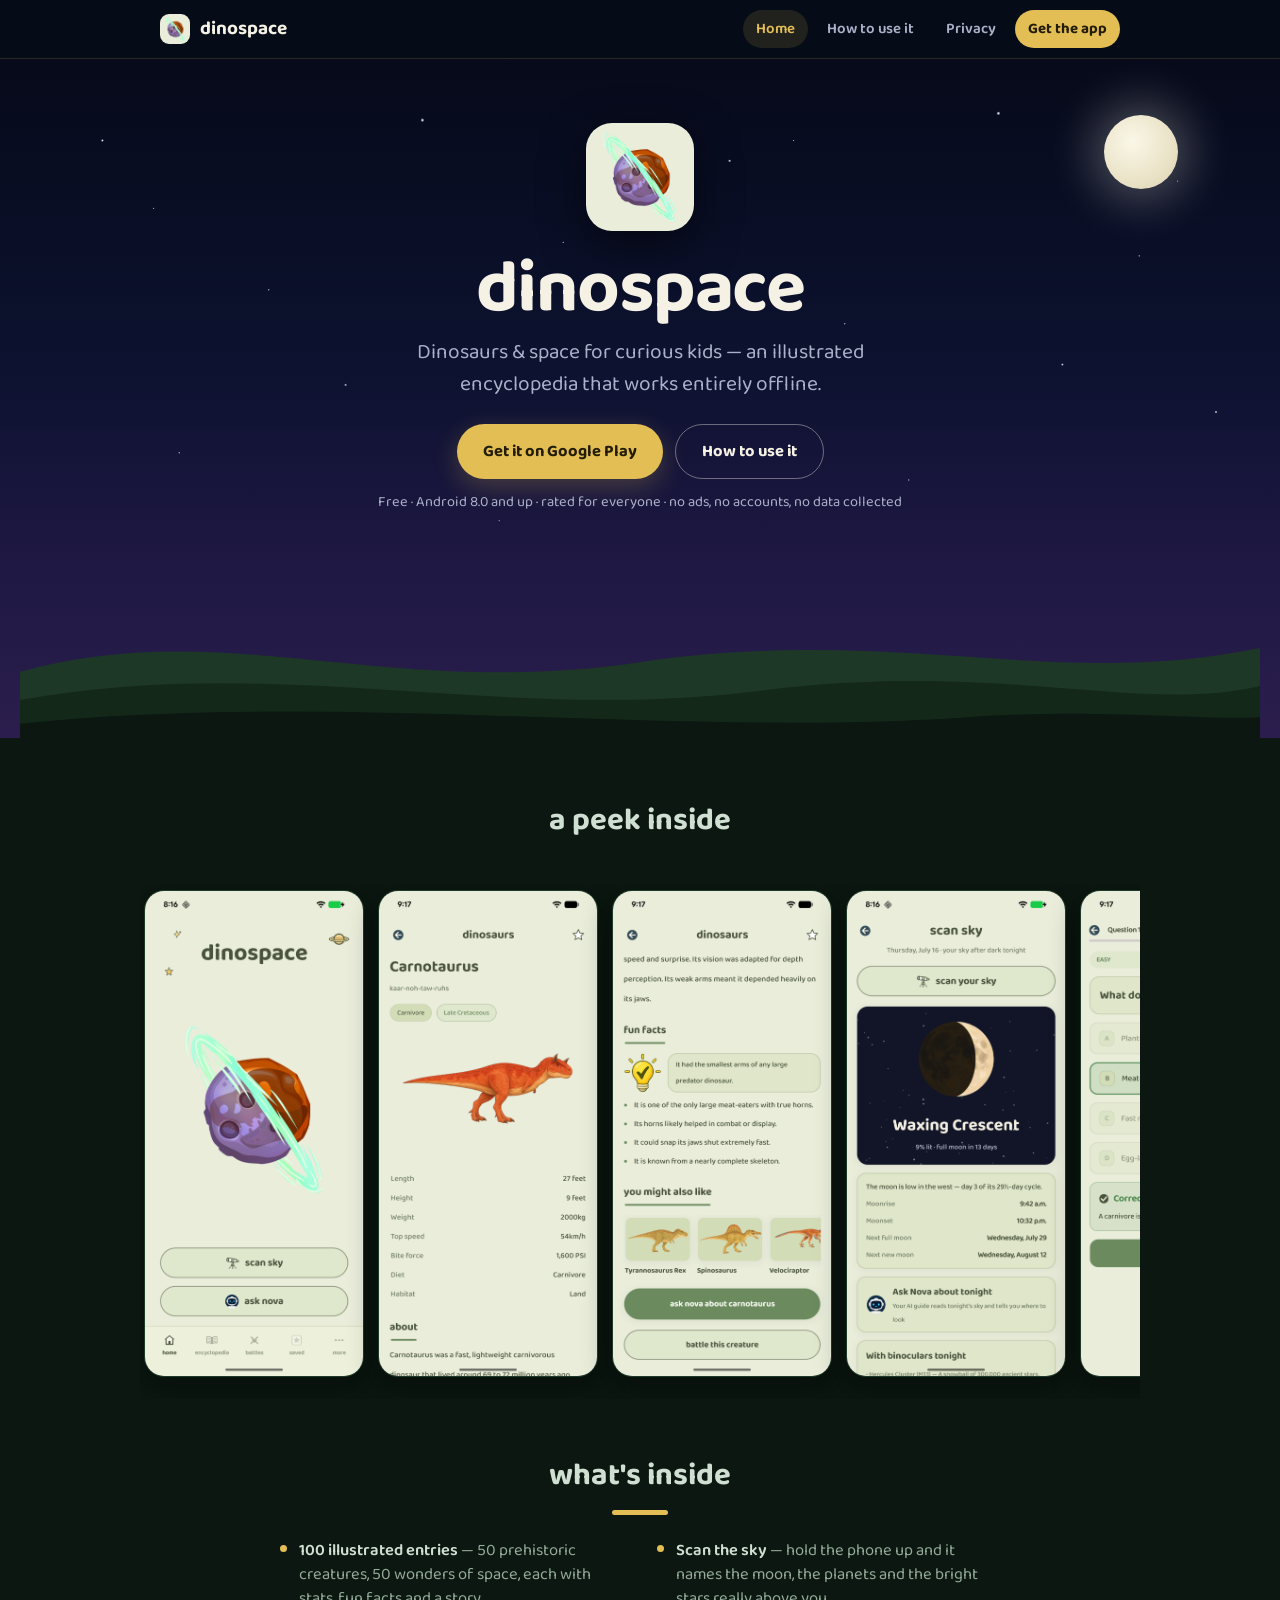
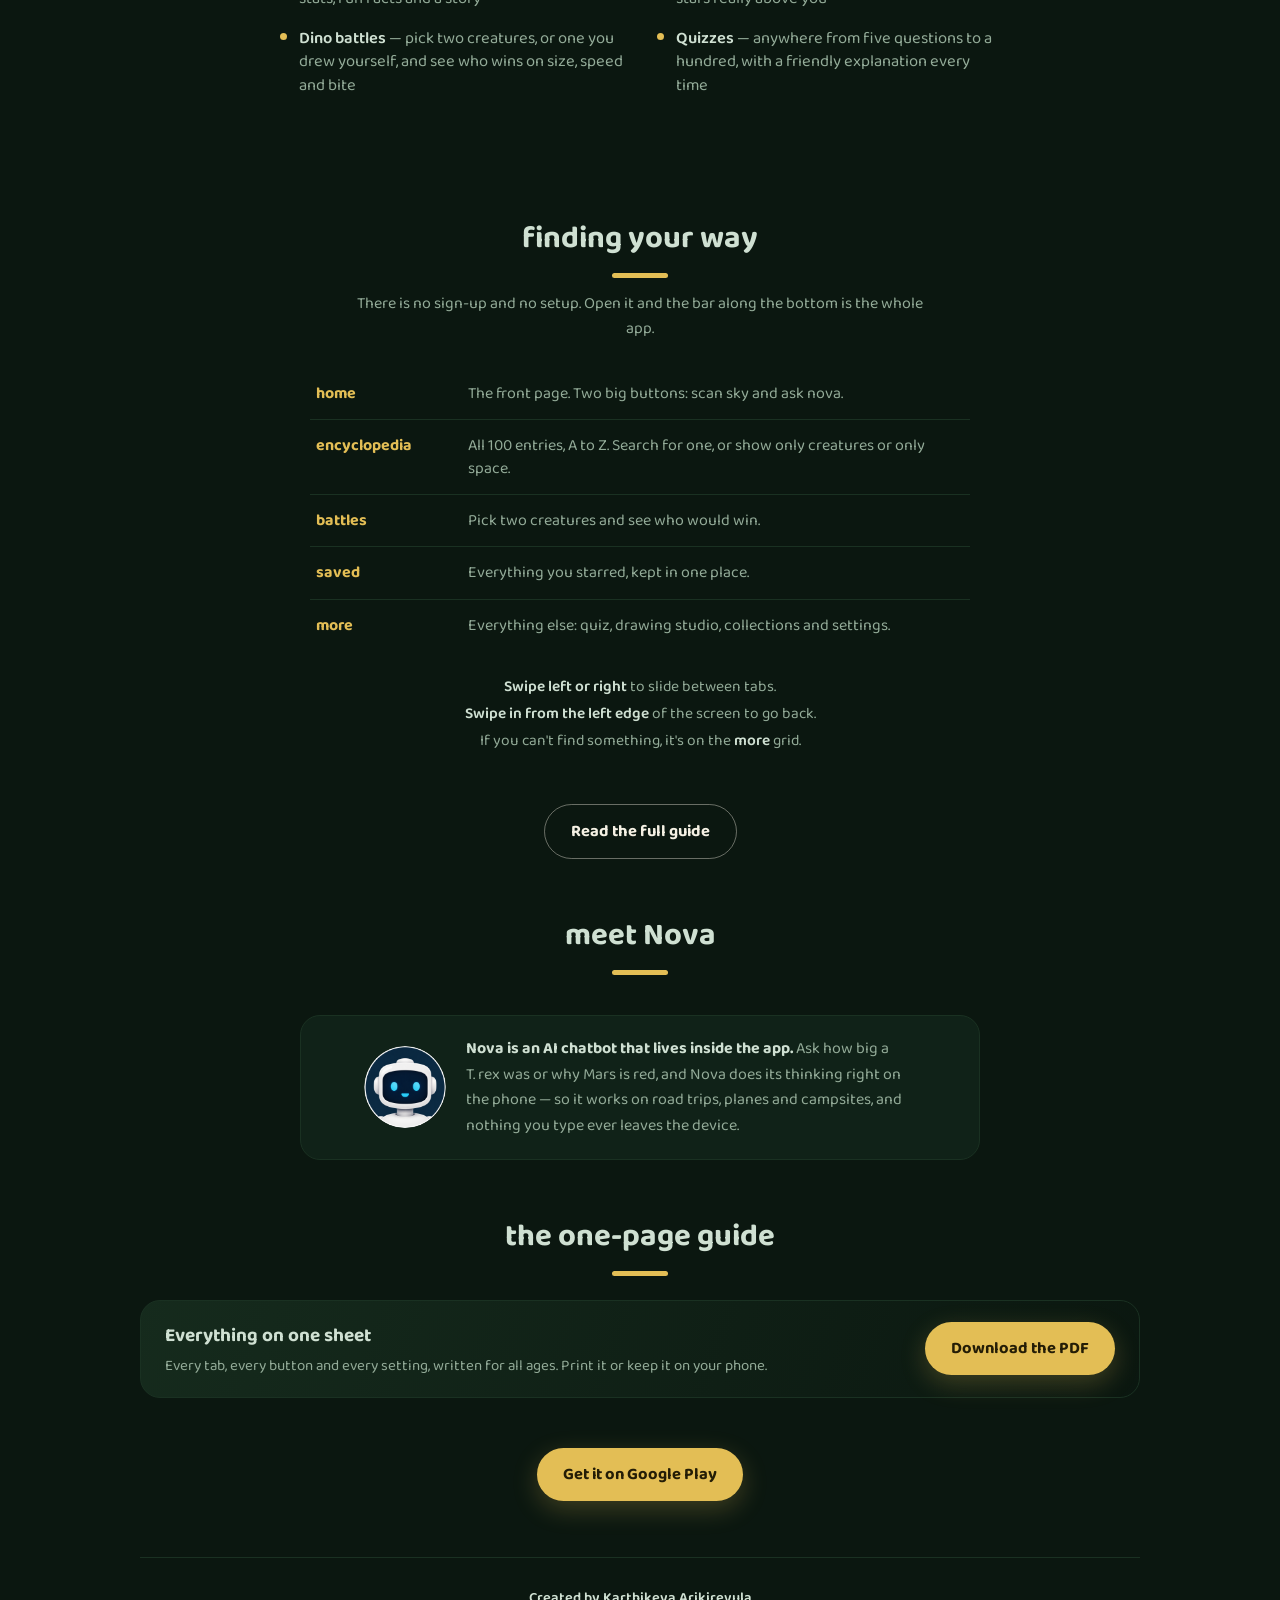
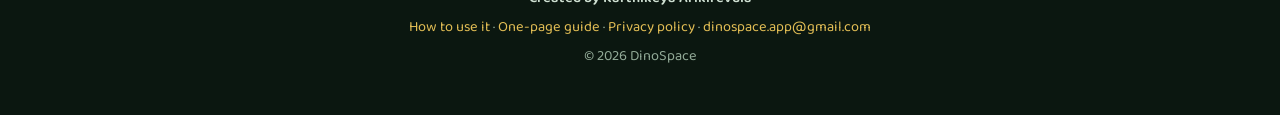
<file: docs/index.html>
<!DOCTYPE html>
<html lang="en">
<head>
<meta charset="utf-8">
<meta name="viewport" content="width=device-width, initial-scale=1">
<title>DinoSpace — dinosaurs &amp; space for curious kids</title>
<meta name="description" content="A dinosaur and space encyclopedia for kids. 100 entries, quizzes, dino battles, a live sky scanner and a friendly robot buddy — entirely offline, no ads, no accounts. Free on Google Play.">
<meta property="og:title" content="DinoSpace — dinosaurs &amp; space for curious kids">
<meta property="og:description" content="A dinosaur and space encyclopedia for kids. Entirely offline. No ads, no accounts, no data collected.">
<meta property="og:image" content="https://karthikeya0923.github.io/dinospace/assets/feature.png">
<link rel="icon" type="image/png" href="assets/icon.png">
<link rel="preconnect" href="https://fonts.googleapis.com">
<link rel="preconnect" href="https://fonts.gstatic.com" crossorigin>
<link href="https://fonts.googleapis.com/css2?family=Baloo+2:wght@500;600;700&display=swap" rel="stylesheet">
<link rel="stylesheet" href="assets/site.css">
</head>
<body>

<nav class="nav">
  <div class="nav-in">
    <a class="brand" href="index.html"><img src="assets/icon.png" alt=""><span>dinospace</span></a>
    <div class="nav-links">
      <a class="here" href="index.html">Home</a>
      <a href="guide.html">How to use it</a>
      <a href="privacy.html">Privacy</a>
      <a class="cta" href="https://play.google.com/store/apps/details?id=com.dinospace.kids">Get the app</a>
    </div>
  </div>
</nav>

<div class="sky">
  <div class="stars"></div>
  <div class="stars2"></div>
  <div class="moon"></div>

  <div class="hero">
    <img class="icon" src="assets/icon.png" alt="DinoSpace app icon">
    <h1>dinospace</h1>
    <p class="tag">Dinosaurs &amp; space for curious kids — an illustrated encyclopedia that works entirely offline.</p>
    <div class="btn-row">
      <a class="btn btn-gold" href="https://play.google.com/store/apps/details?id=com.dinospace.kids">Get it on Google Play</a>
      <a class="btn btn-ghost" href="guide.html">How to use it</a>
    </div>
    <p class="sub">Free · Android 8.0 and up · rated for everyone · no ads, no accounts, no data collected</p>
  </div>

  <!-- grassy hills, three quiet layers -->
  <svg class="hills" viewBox="0 0 1440 190" preserveAspectRatio="none" aria-hidden="true">
    <path d="M0,120 C240,60 420,150 720,110 C1020,70 1200,140 1440,95 L1440,190 L0,190 Z" fill="#1d3826"/>
    <path d="M0,150 C300,100 560,175 860,140 C1140,108 1300,165 1440,135 L1440,190 L0,190 Z" fill="#14281a"/>
    <path d="M0,175 C360,140 760,190 1100,168 C1260,158 1380,172 1440,168 L1440,190 L0,190 Z" fill="#0b1710"/>
  </svg>
</div>

<div class="grass">
  <div class="wrap">

    <h2 class="reveal" id="peek">a peek inside</h2>
    <div class="rule reveal"></div>
    <div class="shots reveal">
      <img src="store-screenshots/01-home.png" alt="DinoSpace home screen" loading="lazy">
      <img src="store-screenshots/02-creature-entry.png" alt="A creature entry page" loading="lazy">
      <img src="store-screenshots/03-fun-facts.png" alt="Fun facts on an entry" loading="lazy">
      <img src="store-screenshots/04-scan-sky.png" alt="Scan sky with tonight's moon" loading="lazy">
      <img src="store-screenshots/05-quiz.png" alt="A quiz question" loading="lazy">
      <img src="store-screenshots/06-dino-battle.png" alt="Dino battle" loading="lazy">
      <img src="store-screenshots/07-home-twilight.png" alt="Home in the twilight theme" loading="lazy">
      <img src="store-screenshots/08-encyclopedia-twilight.png" alt="The encyclopedia in the twilight theme" loading="lazy">
    </div>

    <h2 class="reveal">what's inside</h2>
    <div class="rule reveal"></div>
    <div class="feat">
      <div class="reveal"><span class="dot"></span><p><b>100 illustrated entries</b> — 50 prehistoric creatures, 50 wonders of space, each with stats, fun facts and a story</p></div>
      <div class="reveal d1"><span class="dot"></span><p><b>Scan the sky</b> — hold the phone up and it names the moon, the planets and the bright stars really above you</p></div>
      <div class="reveal"><span class="dot"></span><p><b>Dino battles</b> — pick two creatures, or one you drew yourself, and see who wins on size, speed and bite</p></div>
      <div class="reveal d1"><span class="dot"></span><p><b>Quizzes</b> — anywhere from five questions to a hundred, with a friendly explanation every time</p></div>
      <div class="reveal"><span class="dot"></span><p><b>Drawing studio</b> — draw your own dinosaur or planet, give it stats, and send it into battle</p></div>
      <div class="reveal d1"><span class="dot"></span><p><b>Two themes</b> — a soft pastel storybook by day, a hand-painted twilight for bedtime</p></div>
    </div>

    <h2 class="reveal">finding your way</h2>
    <div class="rule reveal"></div>
    <p class="lede reveal">There is no sign-up and no setup. Open it and the bar along the bottom is the whole app.</p>
    <div class="tabs">
      <div class="row reveal"><b>home</b><p>The front page. Two big buttons: scan sky and ask nova.</p></div>
      <div class="row reveal"><b>encyclopedia</b><p>All 100 entries, A to Z. Search for one, or show only creatures or only space.</p></div>
      <div class="row reveal"><b>battles</b><p>Pick two creatures and see who would win.</p></div>
      <div class="row reveal"><b>saved</b><p>Everything you starred, kept in one place.</p></div>
      <div class="row reveal"><b>more</b><p>Everything else: quiz, drawing studio, collections and settings.</p></div>
    </div>
    <p class="gestures reveal">
      <b>Swipe left or right</b> to slide between tabs.<br>
      <b>Swipe in from the left edge</b> of the screen to go back.<br>
      If you can't find something, it's on the <b>more</b> grid.
    </p>
    <div class="closing reveal">
      <a class="btn btn-ghost" href="guide.html">Read the full guide</a>
    </div>

    <h2 class="reveal">meet Nova</h2>
    <div class="rule reveal"></div>
    <div class="nova reveal">
      <img src="assets/nova.png" alt="Nova, the DinoSpace robot buddy" loading="lazy">
      <p><b>Nova is an AI chatbot that lives inside the app.</b> Ask how big a T.&nbsp;rex was or why Mars is red, and
      Nova does its thinking right on the phone — so it works on road trips, planes and campsites, and nothing you
      type ever leaves the device.</p>
    </div>

    <h2 class="reveal">the one-page guide</h2>
    <div class="rule reveal"></div>
    <div class="grab reveal">
      <div>
        <h3>Everything on one sheet</h3>
        <p>Every tab, every button and every setting, written for all ages. Print it or keep it on your phone.</p>
      </div>
      <a class="btn btn-gold" href="DinoSpace-Guide.pdf" download>Download the PDF</a>
    </div>

    <div class="closing reveal">
      <a class="btn btn-gold" href="https://play.google.com/store/apps/details?id=com.dinospace.kids">Get it on Google Play</a>
    </div>

    <footer>
      <span class="made">Created by Karthikeya Arikirevula</span><br>
      <a href="guide.html">How to use it</a> ·
      <a href="DinoSpace-Guide.pdf">One-page guide</a> ·
      <a href="privacy.html">Privacy policy</a> ·
      <a href="mailto:dinospace.app@gmail.com">dinospace.app@gmail.com</a><br>
      © 2026 DinoSpace
    </footer>

  </div>
</div>

<script src="assets/site.js"></script>
</body>
</html>
</file>
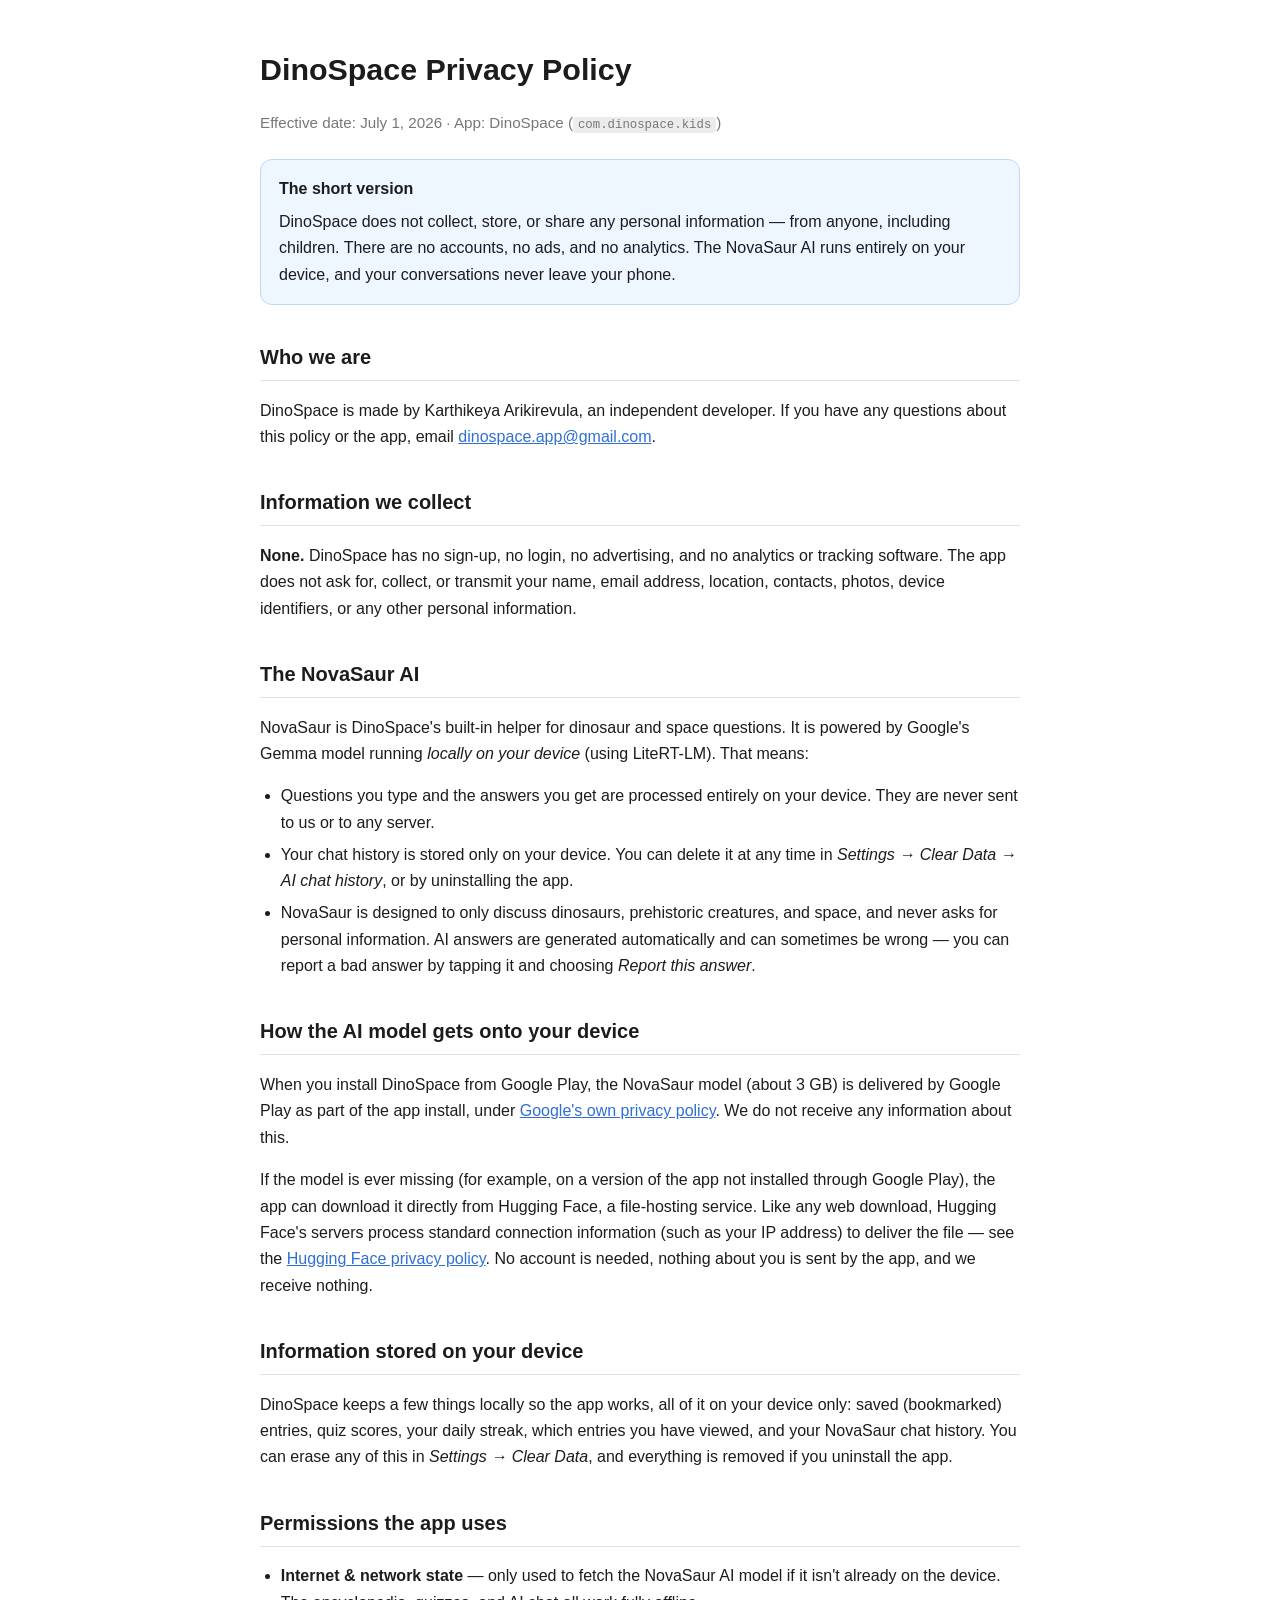
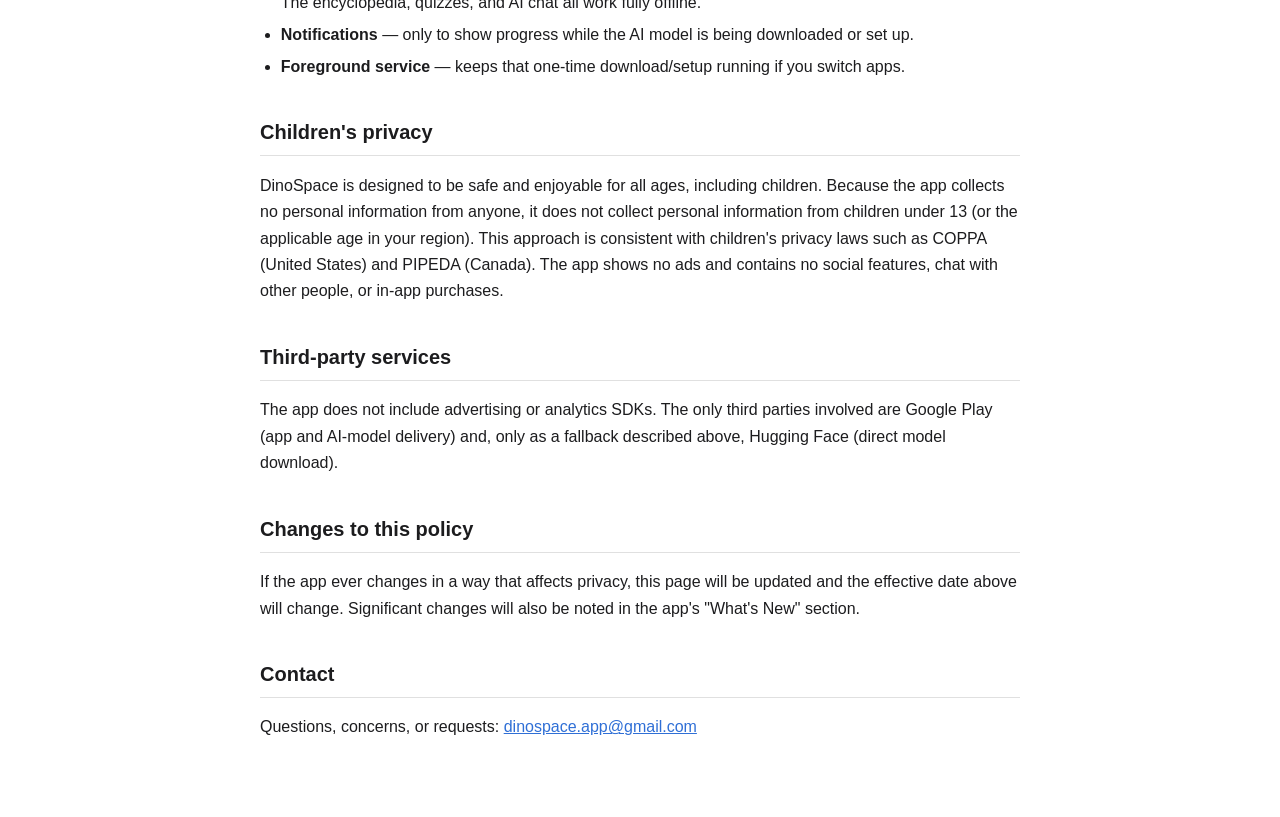
<file: privacy.html>
<!DOCTYPE html>
<html lang="en">
<head>
<meta charset="utf-8">
<meta name="viewport" content="width=device-width, initial-scale=1">
<title>DinoSpace – Privacy Policy</title>
<style>
  :root { color-scheme: light dark; }
  body {
    font-family: -apple-system, BlinkMacSystemFont, "Segoe UI", Roboto, Helvetica, Arial, sans-serif;
    line-height: 1.65;
    max-width: 760px;
    margin: 0 auto;
    padding: 24px 20px 60px;
    color: #1c1c1e;
    background: #ffffff;
  }
  @media (prefers-color-scheme: dark) {
    body { color: #e8e8ec; background: #101014; }
    .summary { background: #1b2430 !important; border-color: #2c3e50 !important; }
    h2 { border-color: #333 !important; }
  }
  h1 { font-size: 1.9em; margin-bottom: 0.2em; }
  h2 { font-size: 1.25em; margin-top: 1.8em; border-bottom: 1px solid #e0e0e0; padding-bottom: 6px; }
  .meta { color: #777; font-size: 0.95em; margin-bottom: 1.6em; }
  .summary {
    background: #eef6ff;
    border: 1px solid #bcd9f5;
    border-radius: 12px;
    padding: 16px 18px;
    margin: 1.4em 0;
  }
  .summary strong { display: block; margin-bottom: 6px; }
  ul { padding-left: 1.3em; }
  li { margin: 0.35em 0; }
  a { color: #2f6fd6; }
  code { background: rgba(127,127,127,0.15); padding: 1px 5px; border-radius: 4px; }
</style>
</head>
<body>

<h1>DinoSpace Privacy Policy</h1>
<p class="meta">Effective date: July 1, 2026 · App: DinoSpace (<code>com.dinospace.kids</code>)</p>

<div class="summary">
  <strong>The short version</strong>
  DinoSpace does not collect, store, or share any personal information — from anyone,
  including children. There are no accounts, no ads, and no analytics. The NovaSaur AI
  runs entirely on your device, and your conversations never leave your phone.
</div>

<h2>Who we are</h2>
<p>
DinoSpace is made by Karthikeya Arikirevula, an independent developer. If you have any
questions about this policy or the app, email
<a href="mailto:dinospace.app@gmail.com">dinospace.app@gmail.com</a>.
</p>

<h2>Information we collect</h2>
<p>
<strong>None.</strong> DinoSpace has no sign-up, no login, no advertising, and no
analytics or tracking software. The app does not ask for, collect, or transmit your
name, email address, location, contacts, photos, device identifiers, or any other
personal information.
</p>

<h2>The NovaSaur AI</h2>
<p>
NovaSaur is DinoSpace's built-in helper for dinosaur and space questions. It is powered
by Google's Gemma model running <em>locally on your device</em> (using LiteRT-LM).
That means:
</p>
<ul>
  <li>Questions you type and the answers you get are processed entirely on your device.
      They are never sent to us or to any server.</li>
  <li>Your chat history is stored only on your device. You can delete it at any time in
      <em>Settings → Clear Data → AI chat history</em>, or by uninstalling the app.</li>
  <li>NovaSaur is designed to only discuss dinosaurs, prehistoric creatures, and space,
      and never asks for personal information. AI answers are generated automatically and
      can sometimes be wrong — you can report a bad answer by tapping it and choosing
      <em>Report this answer</em>.</li>
</ul>

<h2>How the AI model gets onto your device</h2>
<p>
When you install DinoSpace from Google Play, the NovaSaur model (about 3&nbsp;GB) is
delivered by Google Play as part of the app install, under
<a href="https://policies.google.com/privacy">Google's own privacy policy</a>. We do not
receive any information about this.
</p>
<p>
If the model is ever missing (for example, on a version of the app not installed through
Google Play), the app can download it directly from Hugging Face, a file-hosting service.
Like any web download, Hugging Face's servers process standard connection information
(such as your IP address) to deliver the file — see the
<a href="https://huggingface.co/privacy">Hugging Face privacy policy</a>. No account is
needed, nothing about you is sent by the app, and we receive nothing.
</p>

<h2>Information stored on your device</h2>
<p>
DinoSpace keeps a few things locally so the app works, all of it on your device only:
saved (bookmarked) entries, quiz scores, your daily streak, which entries you have viewed,
and your NovaSaur chat history. You can erase any of this in
<em>Settings → Clear Data</em>, and everything is removed if you uninstall the app.
</p>

<h2>Permissions the app uses</h2>
<ul>
  <li><strong>Internet &amp; network state</strong> — only used to fetch the NovaSaur AI
      model if it isn't already on the device. The encyclopedia, quizzes, and AI chat all
      work fully offline.</li>
  <li><strong>Notifications</strong> — only to show progress while the AI model is being
      downloaded or set up.</li>
  <li><strong>Foreground service</strong> — keeps that one-time download/setup running if
      you switch apps.</li>
</ul>

<h2>Children's privacy</h2>
<p>
DinoSpace is designed to be safe and enjoyable for all ages, including children. Because
the app collects no personal information from anyone, it does not collect personal
information from children under 13 (or the applicable age in your region). This approach
is consistent with children's privacy laws such as COPPA (United States) and PIPEDA
(Canada). The app shows no ads and contains no social features, chat with other people,
or in-app purchases.
</p>

<h2>Third-party services</h2>
<p>
The app does not include advertising or analytics SDKs. The only third parties involved
are Google Play (app and AI-model delivery) and, only as a fallback described above,
Hugging Face (direct model download).
</p>

<h2>Changes to this policy</h2>
<p>
If the app ever changes in a way that affects privacy, this page will be updated and the
effective date above will change. Significant changes will also be noted in the app's
"What's New" section.
</p>

<h2>Contact</h2>
<p>
Questions, concerns, or requests: <a href="mailto:dinospace.app@gmail.com">dinospace.app@gmail.com</a>
</p>

</body>
</html>
</file>
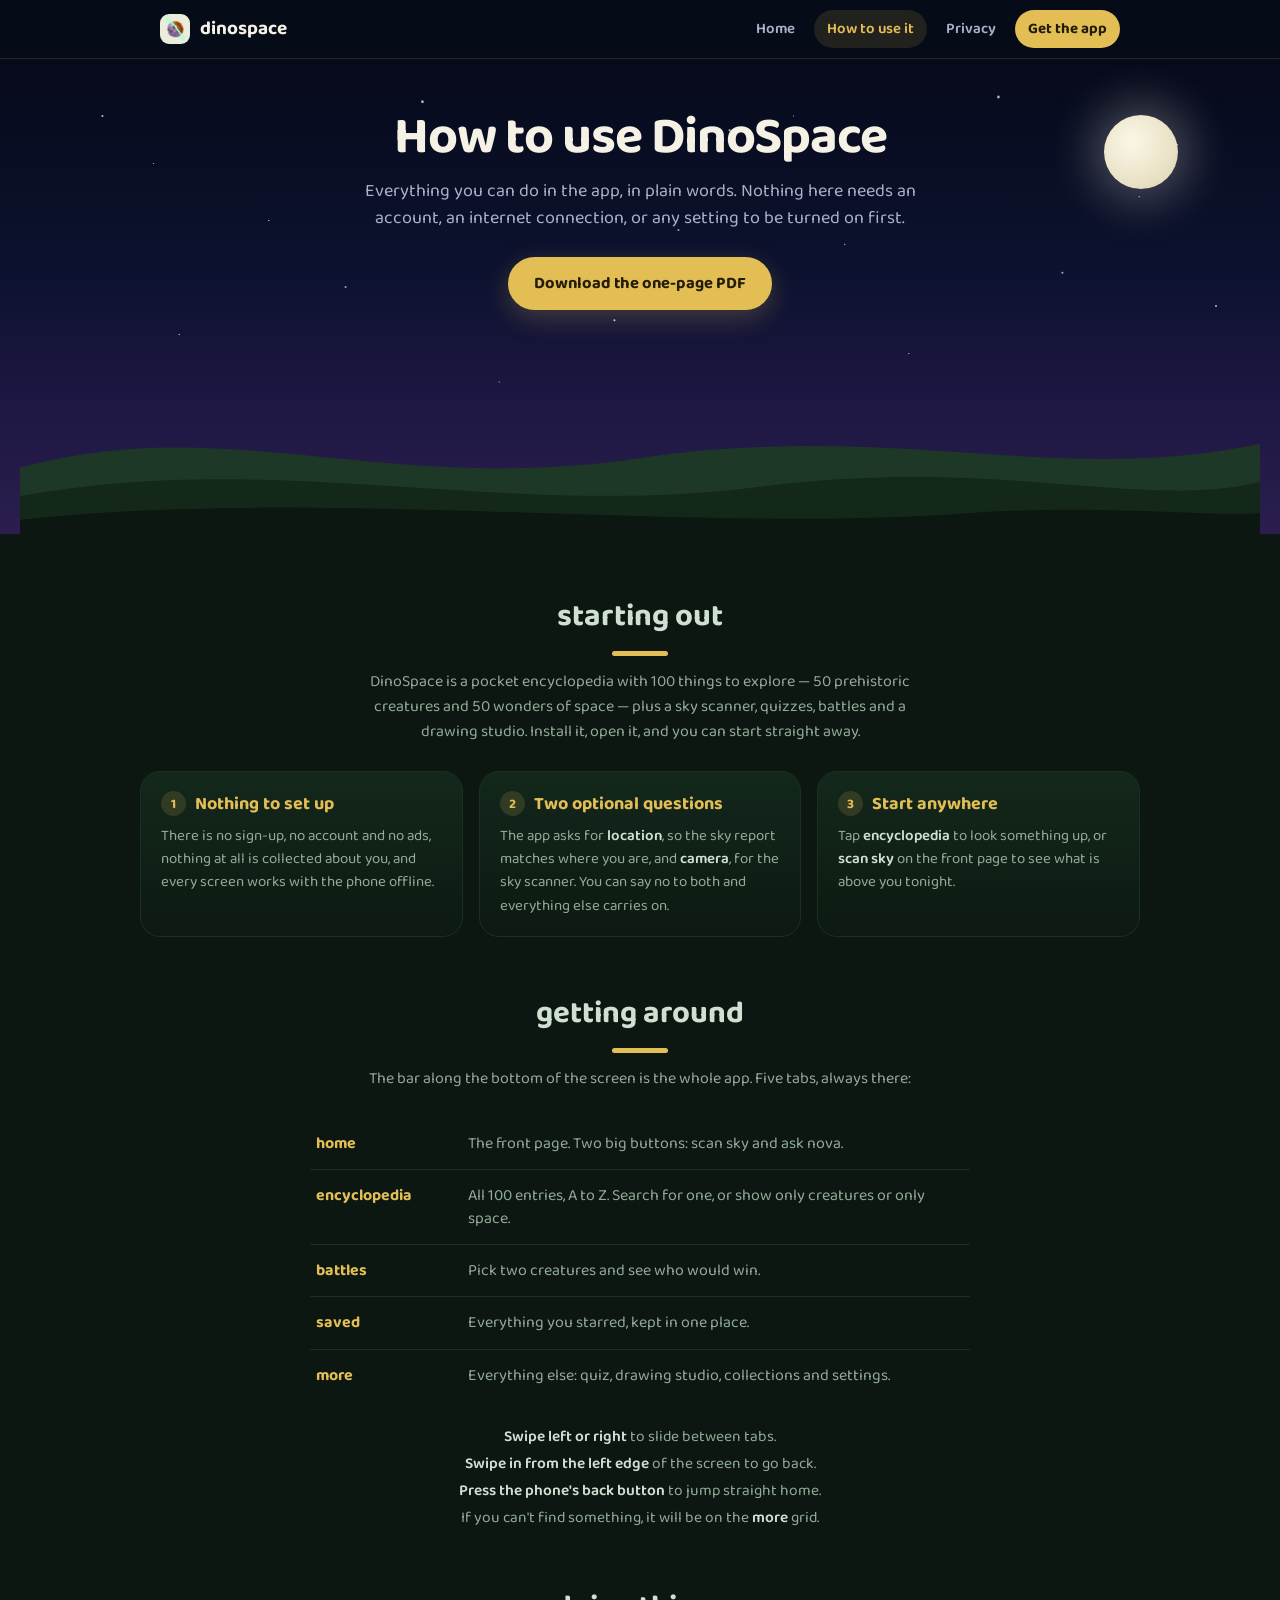
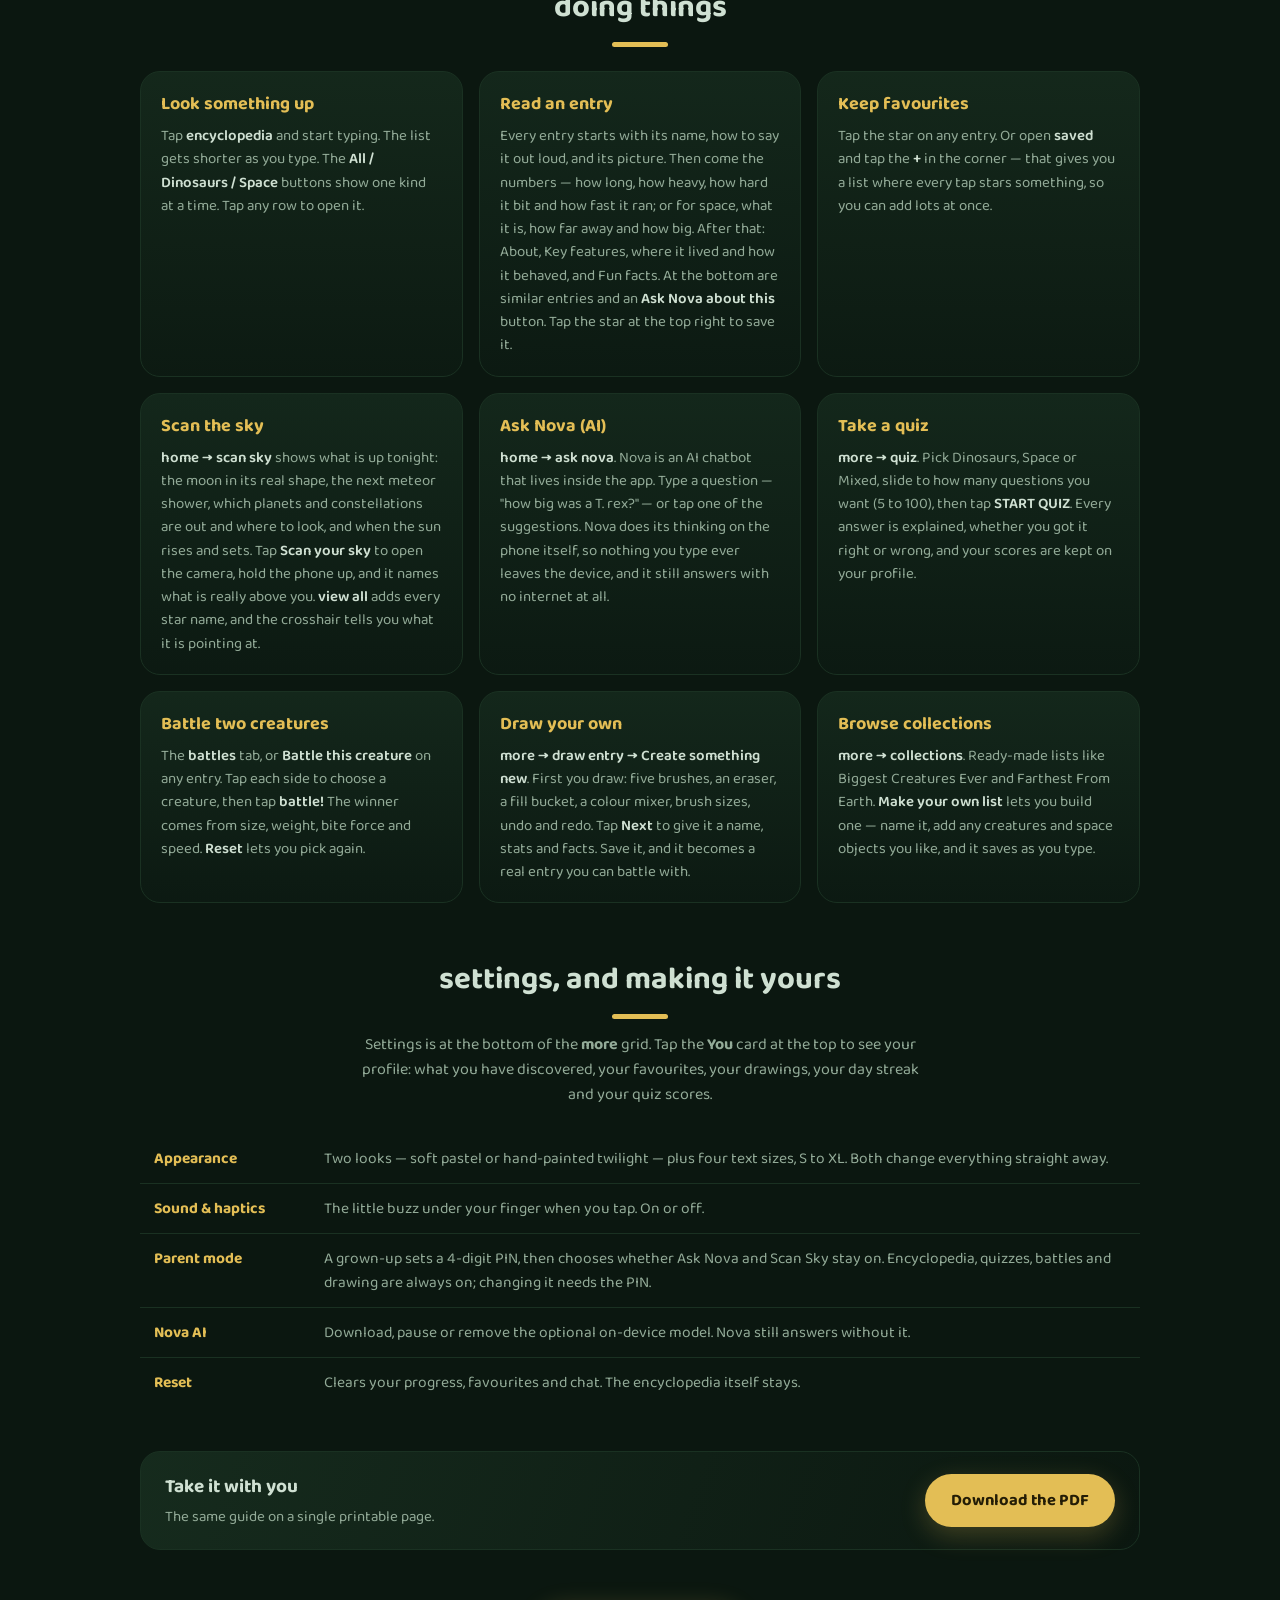
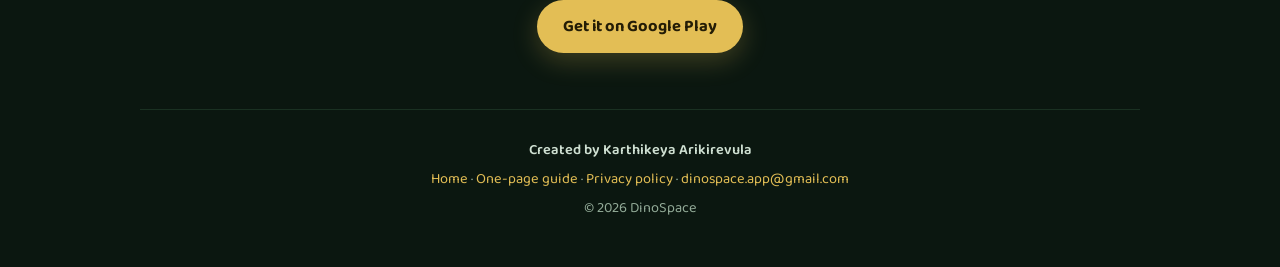
<file: docs/guide.html>
<!DOCTYPE html>
<html lang="en">
<head>
<meta charset="utf-8">
<meta name="viewport" content="width=device-width, initial-scale=1">
<title>How to use DinoSpace</title>
<meta name="description" content="A plain-language guide to DinoSpace: the five tabs, the gestures, and how to do everything — look things up, scan the sky, ask Nova, take a quiz, battle creatures and draw your own.">
<meta property="og:title" content="How to use DinoSpace">
<meta property="og:description" content="Every tab, every button and every setting, written for all ages.">
<meta property="og:image" content="https://karthikeya0923.github.io/dinospace/assets/feature.png">
<link rel="icon" type="image/png" href="assets/icon.png">
<link rel="preconnect" href="https://fonts.googleapis.com">
<link rel="preconnect" href="https://fonts.gstatic.com" crossorigin>
<link href="https://fonts.googleapis.com/css2?family=Baloo+2:wght@500;600;700&display=swap" rel="stylesheet">
<link rel="stylesheet" href="assets/site.css">
</head>
<body>

<nav class="nav">
  <div class="nav-in">
    <a class="brand" href="index.html"><img src="assets/icon.png" alt=""><span>dinospace</span></a>
    <div class="nav-links">
      <a href="index.html">Home</a>
      <a class="here" href="guide.html">How to use it</a>
      <a href="privacy.html">Privacy</a>
      <a class="cta" href="https://play.google.com/store/apps/details?id=com.dinospace.kids">Get the app</a>
    </div>
  </div>
</nav>

<div class="sky short">
  <div class="stars"></div>
  <div class="stars2"></div>
  <div class="moon"></div>

  <div class="page-head">
    <h1>How to use DinoSpace</h1>
    <p>Everything you can do in the app, in plain words. Nothing here needs an account, an internet
    connection, or any setting to be turned on first.</p>
    <div class="btn-row">
      <a class="btn btn-gold" href="DinoSpace-Guide.pdf" download>Download the one-page PDF</a>
    </div>
  </div>

  <svg class="hills" viewBox="0 0 1440 190" preserveAspectRatio="none" aria-hidden="true">
    <path d="M0,120 C240,60 420,150 720,110 C1020,70 1200,140 1440,95 L1440,190 L0,190 Z" fill="#1d3826"/>
    <path d="M0,150 C300,100 560,175 860,140 C1140,108 1300,165 1440,135 L1440,190 L0,190 Z" fill="#14281a"/>
    <path d="M0,175 C360,140 760,190 1100,168 C1260,158 1380,172 1440,168 L1440,190 L0,190 Z" fill="#0b1710"/>
  </svg>
</div>

<div class="grass">
  <div class="wrap">

    <h2 class="reveal">starting out</h2>
    <div class="rule reveal"></div>
    <p class="lede reveal">
      DinoSpace is a pocket encyclopedia with 100 things to explore — 50 prehistoric creatures and 50 wonders
      of space — plus a sky scanner, quizzes, battles and a drawing studio. Install it, open it, and you can
      start straight away.
    </p>
    <div class="cards">
      <div class="card reveal">
        <h3><span class="step">1</span> Nothing to set up</h3>
        <p>There is no sign-up, no account and no ads, nothing at all is collected about you, and every screen
        works with the phone offline.</p>
      </div>
      <div class="card reveal d1">
        <h3><span class="step">2</span> Two optional questions</h3>
        <p>The app asks for <b>location</b>, so the sky report matches where you are, and <b>camera</b>, for the
        sky scanner. You can say no to both and everything else carries on.</p>
      </div>
      <div class="card reveal d2">
        <h3><span class="step">3</span> Start anywhere</h3>
        <p>Tap <b>encyclopedia</b> to look something up, or <b>scan sky</b> on the front page to see what is
        above you tonight.</p>
      </div>
    </div>

    <h2 class="reveal">getting around</h2>
    <div class="rule reveal"></div>
    <p class="lede reveal">The bar along the bottom of the screen is the whole app. Five tabs, always there:</p>
    <div class="tabs">
      <div class="row reveal"><b>home</b><p>The front page. Two big buttons: scan sky and ask nova.</p></div>
      <div class="row reveal"><b>encyclopedia</b><p>All 100 entries, A to Z. Search for one, or show only creatures or only space.</p></div>
      <div class="row reveal"><b>battles</b><p>Pick two creatures and see who would win.</p></div>
      <div class="row reveal"><b>saved</b><p>Everything you starred, kept in one place.</p></div>
      <div class="row reveal"><b>more</b><p>Everything else: quiz, drawing studio, collections and settings.</p></div>
    </div>
    <p class="gestures reveal">
      <b>Swipe left or right</b> to slide between tabs.<br>
      <b>Swipe in from the left edge</b> of the screen to go back.<br>
      <b>Press the phone's back button</b> to jump straight home.<br>
      If you can't find something, it will be on the <b>more</b> grid.
    </p>

    <h2 class="reveal">doing things</h2>
    <div class="rule reveal"></div>
    <div class="cards">

      <div class="card reveal">
        <h3>Look something up</h3>
        <p>Tap <b>encyclopedia</b> and start typing. The list gets shorter as you type. The
        <b>All / Dinosaurs / Space</b> buttons show one kind at a time. Tap any row to open it.</p>
      </div>

      <div class="card reveal d1">
        <h3>Read an entry</h3>
        <p>Every entry starts with its name, how to say it out loud, and its picture. Then come the numbers —
        how long, how heavy, how hard it bit and how fast it ran; or for space, what it is, how far away and
        how big. After that: About, Key features, where it lived and how it behaved, and Fun facts. At the
        bottom are similar entries and an <b>Ask Nova about this</b> button. Tap the star at the top right to
        save it.</p>
      </div>

      <div class="card reveal d2">
        <h3>Keep favourites</h3>
        <p>Tap the star on any entry. Or open <b>saved</b> and tap the <b>+</b> in the corner — that gives you
        a list where every tap stars something, so you can add lots at once.</p>
      </div>

      <div class="card reveal">
        <h3>Scan the sky</h3>
        <p><b>home → scan sky</b> shows what is up tonight: the moon in its real shape, the next meteor shower,
        which planets and constellations are out and where to look, and when the sun rises and sets. Tap
        <b>Scan your sky</b> to open the camera, hold the phone up, and it names what is really above you.
        <b>view all</b> adds every star name, and the crosshair tells you what it is pointing at.</p>
      </div>

      <div class="card reveal d1">
        <h3>Ask Nova (AI)</h3>
        <p><b>home → ask nova</b>. Nova is an AI chatbot that lives inside the app. Type a question — "how big
        was a T. rex?" — or tap one of the suggestions. Nova does its thinking on the phone itself, so nothing
        you type ever leaves the device, and it still answers with no internet at all.</p>
      </div>

      <div class="card reveal d2">
        <h3>Take a quiz</h3>
        <p><b>more → quiz</b>. Pick Dinosaurs, Space or Mixed, slide to how many questions you want (5 to 100),
        then tap <b>START QUIZ</b>. Every answer is explained, whether you got it right or wrong, and your
        scores are kept on your profile.</p>
      </div>

      <div class="card reveal">
        <h3>Battle two creatures</h3>
        <p>The <b>battles</b> tab, or <b>Battle this creature</b> on any entry. Tap each side to choose a
        creature, then tap <b>battle!</b> The winner comes from size, weight, bite force and speed.
        <b>Reset</b> lets you pick again.</p>
      </div>

      <div class="card reveal d1">
        <h3>Draw your own</h3>
        <p><b>more → draw entry → Create something new</b>. First you draw: five brushes, an eraser, a fill
        bucket, a colour mixer, brush sizes, undo and redo. Tap <b>Next</b> to give it a name, stats and facts.
        Save it, and it becomes a real entry you can battle with.</p>
      </div>

      <div class="card reveal d2">
        <h3>Browse collections</h3>
        <p><b>more → collections</b>. Ready-made lists like Biggest Creatures Ever and Farthest From Earth.
        <b>Make your own list</b> lets you build one — name it, add any creatures and space objects you like,
        and it saves as you type.</p>
      </div>

    </div>

    <h2 class="reveal">settings, and making it yours</h2>
    <div class="rule reveal"></div>
    <p class="lede reveal">
      Settings is at the bottom of the <b>more</b> grid. Tap the <b>You</b> card at the top to see your
      profile: what you have discovered, your favourites, your drawings, your day streak and your quiz scores.
    </p>
    <table class="tbl reveal">
      <tbody>
        <tr>
          <td>Appearance</td>
          <td>Two looks — soft pastel or hand-painted twilight — plus four text sizes, S to XL. Both change everything straight away.</td>
        </tr>
        <tr>
          <td>Sound &amp; haptics</td>
          <td>The little buzz under your finger when you tap. On or off.</td>
        </tr>
        <tr>
          <td>Parent mode</td>
          <td>A grown-up sets a 4-digit PIN, then chooses whether Ask Nova and Scan Sky stay on. Encyclopedia, quizzes, battles and drawing are always on; changing it needs the PIN.</td>
        </tr>
        <tr>
          <td>Nova AI</td>
          <td>Download, pause or remove the optional on-device model. Nova still answers without it.</td>
        </tr>
        <tr>
          <td>Reset</td>
          <td>Clears your progress, favourites and chat. The encyclopedia itself stays.</td>
        </tr>
      </tbody>
    </table>

    <div class="grab reveal" style="margin-top:44px">
      <div>
        <h3>Take it with you</h3>
        <p>The same guide on a single printable page.</p>
      </div>
      <a class="btn btn-gold" href="DinoSpace-Guide.pdf" download>Download the PDF</a>
    </div>

    <div class="closing reveal">
      <a class="btn btn-gold" href="https://play.google.com/store/apps/details?id=com.dinospace.kids">Get it on Google Play</a>
    </div>

    <footer>
      <span class="made">Created by Karthikeya Arikirevula</span><br>
      <a href="index.html">Home</a> ·
      <a href="DinoSpace-Guide.pdf">One-page guide</a> ·
      <a href="privacy.html">Privacy policy</a> ·
      <a href="mailto:dinospace.app@gmail.com">dinospace.app@gmail.com</a><br>
      © 2026 DinoSpace
    </footer>

  </div>
</div>

<script src="assets/site.js"></script>
</body>
</html>
</file>
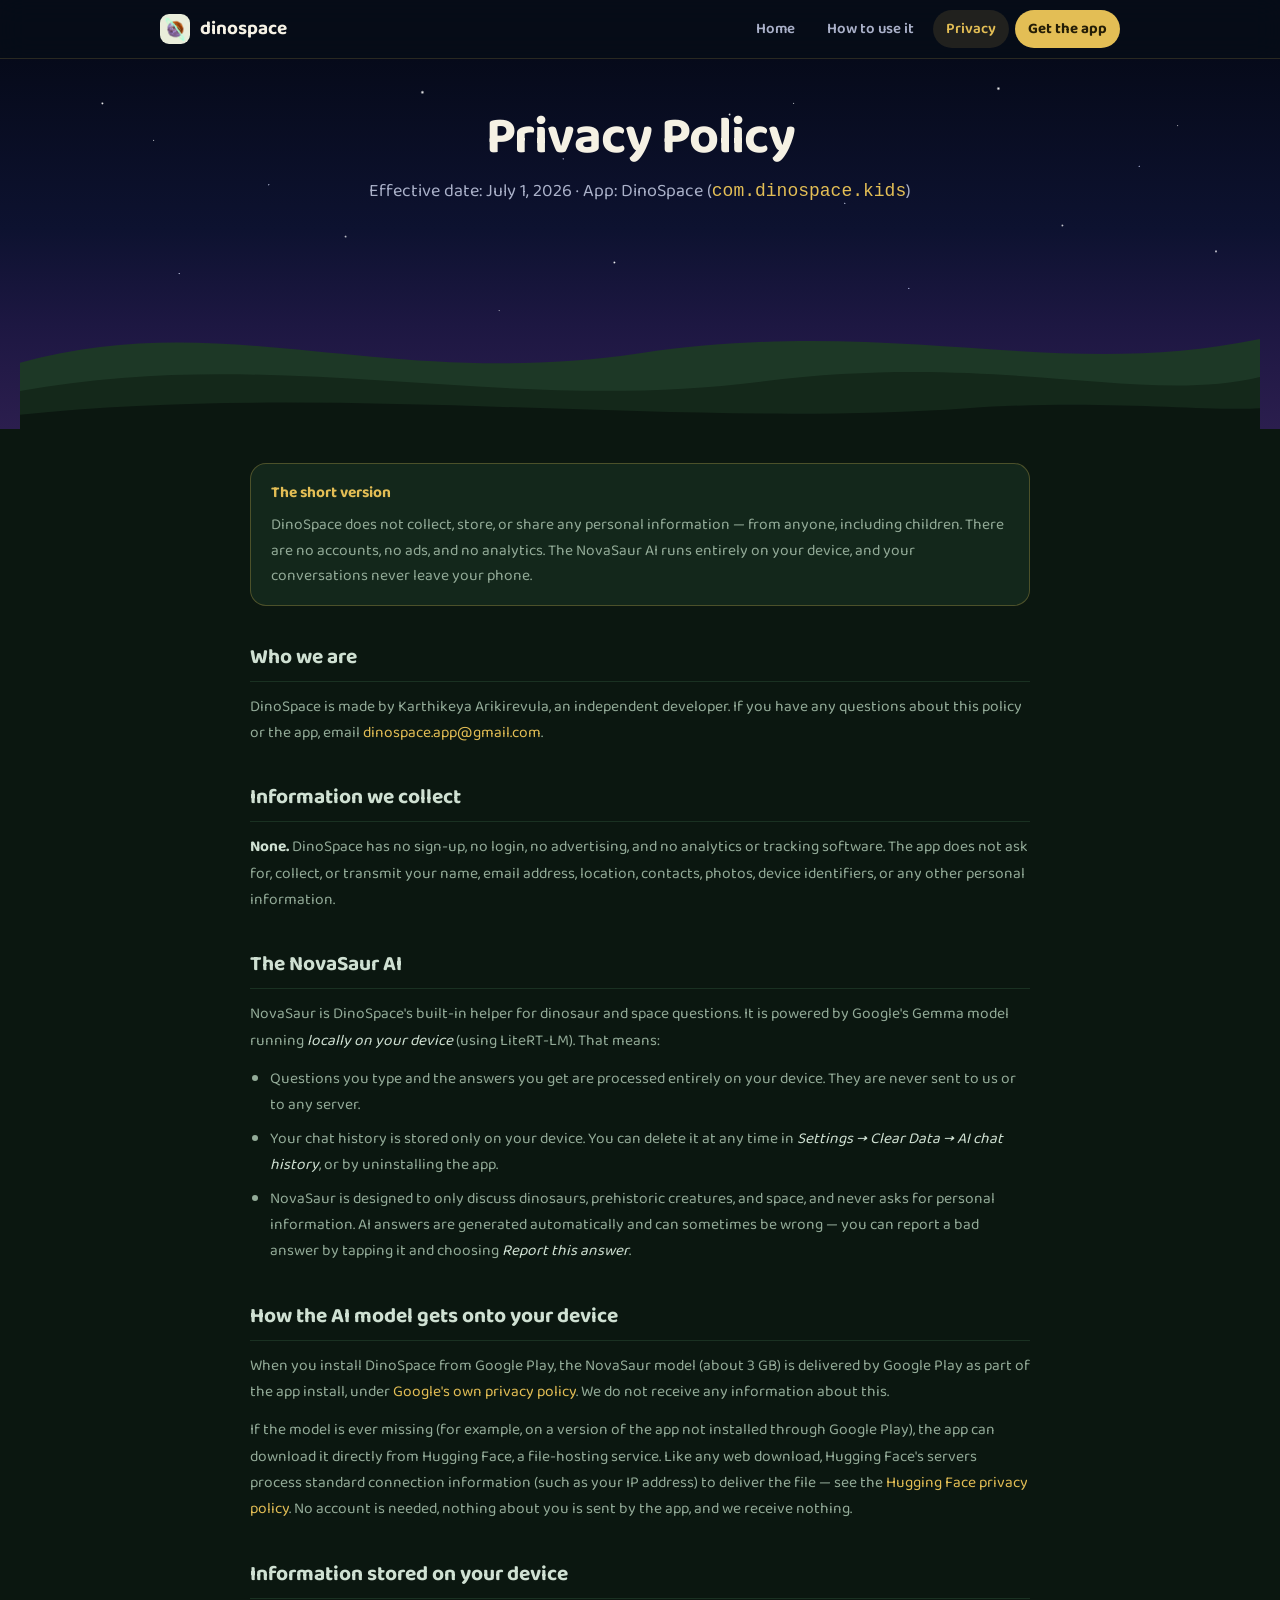
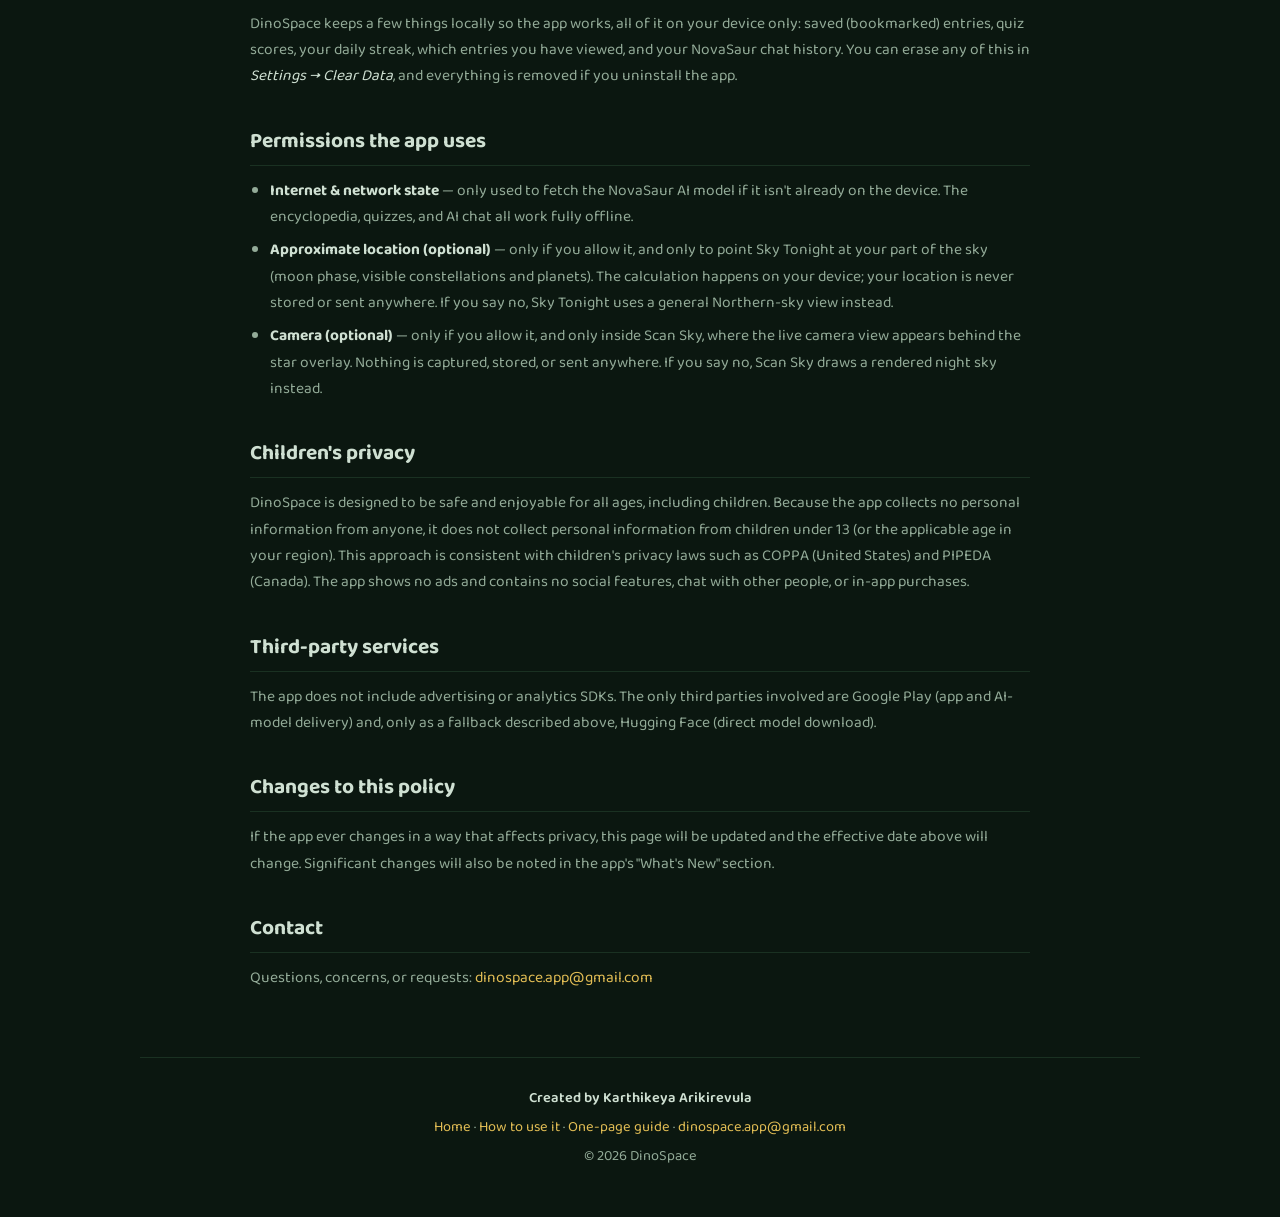
<file: docs/privacy.html>
<!DOCTYPE html>
<html lang="en">
<head>
<meta charset="utf-8">
<meta name="viewport" content="width=device-width, initial-scale=1">
<title>DinoSpace – Privacy Policy</title>
<meta name="description" content="DinoSpace collects no personal information from anyone, including children. No accounts, no ads, no analytics.">
<link rel="icon" type="image/png" href="assets/icon.png">
<link rel="preconnect" href="https://fonts.googleapis.com">
<link rel="preconnect" href="https://fonts.gstatic.com" crossorigin>
<link href="https://fonts.googleapis.com/css2?family=Baloo+2:wght@500;600;700&display=swap" rel="stylesheet">
<link rel="stylesheet" href="assets/site.css">
</head>
<body>

<nav class="nav">
  <div class="nav-in">
    <a class="brand" href="index.html"><img src="assets/icon.png" alt=""><span>dinospace</span></a>
    <div class="nav-links">
      <a href="index.html">Home</a>
      <a href="guide.html">How to use it</a>
      <a class="here" href="privacy.html">Privacy</a>
      <a class="cta" href="https://play.google.com/store/apps/details?id=com.dinospace.kids">Get the app</a>
    </div>
  </div>
</nav>

<div class="sky short">
  <div class="stars"></div>
  <div class="stars2"></div>

  <div class="page-head">
    <h1>Privacy Policy</h1>
    <p>Effective date: July 1, 2026 · App: DinoSpace (<code style="color:var(--gold)">com.dinospace.kids</code>)</p>
  </div>

  <svg class="hills" viewBox="0 0 1440 190" preserveAspectRatio="none" aria-hidden="true">
    <path d="M0,120 C240,60 420,150 720,110 C1020,70 1200,140 1440,95 L1440,190 L0,190 Z" fill="#1d3826"/>
    <path d="M0,150 C300,100 560,175 860,140 C1140,108 1300,165 1440,135 L1440,190 L0,190 Z" fill="#14281a"/>
    <path d="M0,175 C360,140 760,190 1100,168 C1260,158 1380,172 1440,168 L1440,190 L0,190 Z" fill="#0b1710"/>
  </svg>
</div>

<div class="grass">
  <div class="wrap">
    <div class="doc">

      <div class="summary">
        <strong>The short version</strong>
        DinoSpace does not collect, store, or share any personal information — from anyone,
        including children. There are no accounts, no ads, and no analytics. The NovaSaur AI
        runs entirely on your device, and your conversations never leave your phone.
      </div>

      <h2>Who we are</h2>
      <p>
      DinoSpace is made by Karthikeya Arikirevula, an independent developer. If you have any
      questions about this policy or the app, email
      <a href="mailto:dinospace.app@gmail.com">dinospace.app@gmail.com</a>.
      </p>

      <h2>Information we collect</h2>
      <p>
      <strong>None.</strong> DinoSpace has no sign-up, no login, no advertising, and no
      analytics or tracking software. The app does not ask for, collect, or transmit your
      name, email address, location, contacts, photos, device identifiers, or any other
      personal information.
      </p>

      <h2>The NovaSaur AI</h2>
      <p>
      NovaSaur is DinoSpace's built-in helper for dinosaur and space questions. It is powered
      by Google's Gemma model running <em>locally on your device</em> (using LiteRT-LM).
      That means:
      </p>
      <ul>
        <li>Questions you type and the answers you get are processed entirely on your device.
            They are never sent to us or to any server.</li>
        <li>Your chat history is stored only on your device. You can delete it at any time in
            <em>Settings → Clear Data → AI chat history</em>, or by uninstalling the app.</li>
        <li>NovaSaur is designed to only discuss dinosaurs, prehistoric creatures, and space,
            and never asks for personal information. AI answers are generated automatically and
            can sometimes be wrong — you can report a bad answer by tapping it and choosing
            <em>Report this answer</em>.</li>
      </ul>

      <h2>How the AI model gets onto your device</h2>
      <p>
      When you install DinoSpace from Google Play, the NovaSaur model (about 3&nbsp;GB) is
      delivered by Google Play as part of the app install, under
      <a href="https://policies.google.com/privacy">Google's own privacy policy</a>. We do not
      receive any information about this.
      </p>
      <p>
      If the model is ever missing (for example, on a version of the app not installed through
      Google Play), the app can download it directly from Hugging Face, a file-hosting service.
      Like any web download, Hugging Face's servers process standard connection information
      (such as your IP address) to deliver the file — see the
      <a href="https://huggingface.co/privacy">Hugging Face privacy policy</a>. No account is
      needed, nothing about you is sent by the app, and we receive nothing.
      </p>

      <h2>Information stored on your device</h2>
      <p>
      DinoSpace keeps a few things locally so the app works, all of it on your device only:
      saved (bookmarked) entries, quiz scores, your daily streak, which entries you have viewed,
      and your NovaSaur chat history. You can erase any of this in
      <em>Settings → Clear Data</em>, and everything is removed if you uninstall the app.
      </p>

      <h2>Permissions the app uses</h2>
      <ul>
        <li><strong>Internet &amp; network state</strong> — only used to fetch the NovaSaur AI
            model if it isn't already on the device. The encyclopedia, quizzes, and AI chat all
            work fully offline.</li>
        <li><strong>Approximate location (optional)</strong> — only if you allow it, and only to
            point Sky Tonight at your part of the sky (moon phase, visible constellations and
            planets). The calculation happens on your device; your location is never stored or
            sent anywhere. If you say no, Sky Tonight uses a general Northern-sky view instead.</li>
        <li><strong>Camera (optional)</strong> — only if you allow it, and only inside Scan Sky,
            where the live camera view appears behind the star overlay. Nothing is captured,
            stored, or sent anywhere. If you say no, Scan Sky draws a rendered night sky
            instead.</li>
      </ul>

      <h2>Children's privacy</h2>
      <p>
      DinoSpace is designed to be safe and enjoyable for all ages, including children. Because
      the app collects no personal information from anyone, it does not collect personal
      information from children under 13 (or the applicable age in your region). This approach
      is consistent with children's privacy laws such as COPPA (United States) and PIPEDA
      (Canada). The app shows no ads and contains no social features, chat with other people,
      or in-app purchases.
      </p>

      <h2>Third-party services</h2>
      <p>
      The app does not include advertising or analytics SDKs. The only third parties involved
      are Google Play (app and AI-model delivery) and, only as a fallback described above,
      Hugging Face (direct model download).
      </p>

      <h2>Changes to this policy</h2>
      <p>
      If the app ever changes in a way that affects privacy, this page will be updated and the
      effective date above will change. Significant changes will also be noted in the app's
      "What's New" section.
      </p>

      <h2>Contact</h2>
      <p>
      Questions, concerns, or requests: <a href="mailto:dinospace.app@gmail.com">dinospace.app@gmail.com</a>
      </p>

    </div>

    <footer>
      <span class="made">Created by Karthikeya Arikirevula</span><br>
      <a href="index.html">Home</a> ·
      <a href="guide.html">How to use it</a> ·
      <a href="DinoSpace-Guide.pdf">One-page guide</a> ·
      <a href="mailto:dinospace.app@gmail.com">dinospace.app@gmail.com</a><br>
      © 2026 DinoSpace
    </footer>

  </div>
</div>

<script src="assets/site.js"></script>
</body>
</html>
</file>
<file: docs/assets/site.css>
/* ---------------------------------------------------------------
   DinoSpace — shared site styles
   The app's own palette: a twilight sky up top, grass below, gold ink.
   --------------------------------------------------------------- */

:root{
  --night-1:#060a1a;
  --night-2:#0d1230;
  --night-3:#1d1742;
  --night-4:#2b1e4e;
  --grass:#0b1710;
  --grass-2:#0e1d14;
  --card:#10201700;
  --cream:#f5f1e4;
  --muted:#aab1c9;
  --gold:#e3be55;
  --gold-dim:#c9a743;
  --text:#cfe0d2;
  --dim:#93ab98;
  --line:#1a3122;
  --radius:20px;
  --wrap:1000px;
}

*{margin:0;padding:0;box-sizing:border-box}
html{scroll-behavior:smooth}
body{
  font-family:'Baloo 2',system-ui,-apple-system,sans-serif;
  background:var(--grass);
  color:var(--cream);
  overflow-x:hidden;
  -webkit-font-smoothing:antialiased;
}
a{color:var(--gold);text-decoration:none}
img{max-width:100%}

/* cross-document transitions where the browser supports them */
@view-transition{navigation:auto}
::view-transition-old(root){animation:vt-out .22s ease both}
::view-transition-new(root){animation:vt-in .32s ease both}
@keyframes vt-out{to{opacity:0;transform:translateY(-6px)}}
@keyframes vt-in{from{opacity:0;transform:translateY(10px)}}

/* ---------------- nav ---------------- */
.nav{
  position:sticky;top:0;z-index:60;
  background:rgba(6,10,26,.82);
  backdrop-filter:blur(14px);-webkit-backdrop-filter:blur(14px);
  border-bottom:1px solid rgba(227,190,85,.16);
}
.nav-in{
  max-width:var(--wrap);margin:0 auto;padding:10px 20px;
  display:flex;align-items:center;gap:18px;
}
.brand{display:flex;align-items:center;gap:10px;font-weight:700;font-size:19px;color:var(--cream)}
.brand img{width:30px;height:30px;border-radius:9px}
.nav-links{margin-left:auto;display:flex;align-items:center;gap:6px;flex-wrap:wrap}
.nav-links a{
  padding:7px 13px;border-radius:100px;font-size:15px;font-weight:600;
  color:var(--muted);transition:color .18s ease,background .18s ease;
}
.nav-links a:hover{color:var(--cream);background:rgba(245,241,228,.08)}
.nav-links a.here{color:var(--gold);background:rgba(227,190,85,.12)}
.nav-links a.cta{background:var(--gold);color:#241d06;font-weight:700}
.nav-links a.cta:hover{background:#f0cd68;color:#241d06}
@media(max-width:560px){
  .nav-in{padding:9px 14px;gap:10px}
  .brand span{display:none}
  .nav-links a{padding:6px 10px;font-size:14px}
}

/* ---------------- night sky ---------------- */
.sky{
  position:relative;
  background:linear-gradient(180deg,var(--night-1) 0%,var(--night-2) 46%,var(--night-3) 72%,var(--night-4) 100%);
  padding:64px 20px 0;text-align:center;
}
.sky.short{padding:52px 20px 0}
.stars,.stars2{position:absolute;inset:0;pointer-events:none}
.stars{background-image:
  radial-gradient(1.5px 1.5px at 8% 12%,#fff,transparent),
  radial-gradient(1px 1px at 21% 34%,#dfe6ff,transparent),
  radial-gradient(2px 2px at 33% 9%,#fff,transparent),
  radial-gradient(1px 1px at 44% 27%,#cdd6ff,transparent),
  radial-gradient(1.5px 1.5px at 57% 15%,#fff,transparent),
  radial-gradient(1px 1px at 66% 39%,#dfe6ff,transparent),
  radial-gradient(2px 2px at 78% 8%,#fff,transparent),
  radial-gradient(1px 1px at 89% 29%,#cdd6ff,transparent),
  radial-gradient(1.5px 1.5px at 95% 52%,#fff,transparent),
  radial-gradient(1px 1px at 14% 58%,#dfe6ff,transparent),
  radial-gradient(1.5px 1.5px at 48% 55%,#fff,transparent),
  radial-gradient(1px 1px at 71% 62%,#cdd6ff,transparent);}
.stars2{background-image:
  radial-gradient(1px 1px at 12% 22%,#ffffffb0,transparent),
  radial-gradient(1.5px 1.5px at 27% 48%,#ffffffd0,transparent),
  radial-gradient(1px 1px at 39% 68%,#ffffffa0,transparent),
  radial-gradient(1.5px 1.5px at 53% 36%,#ffffffd0,transparent),
  radial-gradient(1px 1px at 62% 12%,#ffffffb0,transparent),
  radial-gradient(1.5px 1.5px at 83% 45%,#ffffffd0,transparent),
  radial-gradient(1px 1px at 92% 18%,#ffffffa0,transparent);
  animation:twinkle 3.6s ease-in-out infinite alternate;}
@keyframes twinkle{from{opacity:.25}to{opacity:1}}
.moon{
  position:absolute;top:56px;right:8%;width:74px;height:74px;border-radius:50%;
  background:radial-gradient(circle at 38% 36%,#fbf7e8,#e9e2c6 62%,#d9d0ae);
  box-shadow:0 0 46px 12px rgba(245,241,228,.28);
  animation:drift 14s ease-in-out infinite alternate;
}
@keyframes drift{to{transform:translateY(-10px)}}
@media(max-width:640px){.moon{width:50px;height:50px;right:9%;top:40px}}

.hero{position:relative;max-width:680px;margin:0 auto}
.hero img.icon{width:108px;height:108px;border-radius:26px;box-shadow:0 14px 44px rgba(0,0,0,.55)}
.hero h1{font-size:clamp(44px,9vw,74px);font-weight:700;letter-spacing:-1.5px;margin-top:14px;line-height:1}
.hero p.tag{font-size:clamp(16.5px,3.2vw,21px);color:var(--muted);margin:10px auto 0;max-width:530px;line-height:1.5}
.hero .sub{margin-top:11px;font-size:14.5px;color:var(--muted)}

.page-head{position:relative;max-width:760px;margin:0 auto}
.page-head h1{font-size:clamp(34px,6.4vw,52px);font-weight:700;letter-spacing:-1px;line-height:1.05}
.page-head p{color:var(--muted);font-size:clamp(15.5px,2.6vw,18px);line-height:1.55;margin:12px auto 0;max-width:600px}

/* buttons */
.btn{
  display:inline-flex;align-items:center;gap:9px;
  margin-top:24px;padding:13px 26px;border-radius:100px;
  font-weight:700;font-size:16.5px;
  transition:transform .16s ease,box-shadow .16s ease,background .16s ease;
}
.btn-gold{color:#241d06;background:var(--gold);box-shadow:0 8px 26px rgba(227,190,85,.24)}
.btn-gold:hover{transform:translateY(-2px);box-shadow:0 12px 32px rgba(227,190,85,.34);background:#f0cd68}
.btn-ghost{color:var(--cream);border:1.6px solid rgba(245,241,228,.4)}
.btn-ghost:hover{transform:translateY(-2px);border-color:var(--gold);color:var(--gold)}
.btn-row{display:flex;gap:12px;justify-content:center;flex-wrap:wrap}

/* hills */
.hills{display:block;width:100%;height:180px;margin-top:44px}
@media(max-width:640px){.hills{height:110px;margin-top:32px}}

/* ---------------- body sections ---------------- */
.grass{background:var(--grass);padding:6px 20px 24px}
.wrap{max-width:var(--wrap);margin:0 auto}
h2{font-size:clamp(23px,4.4vw,31px);color:var(--text);text-align:center;margin-top:52px}
.rule{width:56px;height:5px;border-radius:3px;background:var(--gold);margin:10px auto 24px}
.lede{max-width:580px;margin:-10px auto 26px;text-align:center;color:var(--dim);font-size:16px;line-height:1.55}

/* screenshots */
.shots{display:flex;gap:14px;overflow-x:auto;padding:6px 4px 22px;scroll-snap-type:x mandatory;-webkit-overflow-scrolling:touch}
.shots img{
  width:220px;border-radius:20px;border:1px solid #1e3a28;scroll-snap-align:center;flex:none;
  box-shadow:0 10px 30px rgba(0,0,0,.4);transition:transform .22s ease,box-shadow .22s ease;
}
.shots img:hover{transform:translateY(-6px) scale(1.02);box-shadow:0 18px 40px rgba(0,0,0,.55)}

/* the five tabs */
.tabs{max-width:660px;margin:0 auto;display:flex;flex-direction:column}
.tabs .row{
  display:grid;grid-template-columns:136px 1fr;gap:16px;padding:14px 6px;
  border-bottom:1px solid var(--line);font-size:16px;color:var(--dim);line-height:1.45;
  transition:background .18s ease,padding-left .18s ease;
}
.tabs .row:last-child{border-bottom:none}
.tabs .row:hover{background:rgba(207,224,210,.04);padding-left:12px}
.tabs b{color:var(--gold);font-weight:700}
@media(max-width:540px){.tabs .row{grid-template-columns:1fr;gap:3px}}

.gestures{max-width:660px;margin:22px auto 0;color:var(--dim);font-size:15.5px;line-height:1.75;text-align:center}
.gestures b{color:var(--text);font-weight:600}

/* feature / how-to cards */
.cards{display:grid;grid-template-columns:repeat(auto-fit,minmax(280px,1fr));gap:16px;max-width:var(--wrap);margin:0 auto}
.card{
  background:linear-gradient(180deg,rgba(29,56,38,.5),rgba(14,29,20,.5));
  border:1px solid var(--line);border-radius:var(--radius);padding:18px 20px;
  transition:transform .2s ease,border-color .2s ease,box-shadow .2s ease;
}
.card:hover{transform:translateY(-4px);border-color:rgba(227,190,85,.42);box-shadow:0 14px 34px rgba(0,0,0,.34)}
.card h3{color:var(--gold);font-size:18px;font-weight:700;margin-bottom:7px;display:flex;align-items:center;gap:9px}
.card p{color:var(--dim);font-size:15px;line-height:1.55}
.card p b,.card p strong{color:var(--text);font-weight:600}
.step{
  flex:none;width:25px;height:25px;border-radius:50%;display:grid;place-items:center;
  background:rgba(227,190,85,.15);color:var(--gold);font-size:13.5px;font-weight:700;
}

/* simple feature list */
.feat{max-width:720px;margin:0 auto;display:grid;grid-template-columns:1fr 1fr;gap:16px 34px}
@media(max-width:600px){.feat{grid-template-columns:1fr}}
.feat div{display:flex;gap:12px;align-items:baseline;font-size:16.5px;color:var(--dim);line-height:1.45}
.feat b{color:var(--text);font-weight:600}
.feat span.dot{flex:none;width:7px;height:7px;border-radius:50%;background:var(--gold);position:relative;top:-3px}

/* settings-style table */
.tbl{width:100%;max-width:var(--wrap);margin:0 auto;border-collapse:collapse;font-size:15.5px}
.tbl td{padding:13px 14px;border-bottom:1px solid var(--line);color:var(--dim);line-height:1.5;vertical-align:top}
.tbl tr:last-child td{border-bottom:none}
.tbl td:first-child{color:var(--gold);font-weight:700;white-space:nowrap;width:170px}
@media(max-width:560px){
  .tbl,.tbl tbody,.tbl tr,.tbl td{display:block;width:100%}
  .tbl td:first-child{padding-bottom:2px;border-bottom:none;width:auto}
  .tbl td:last-child{padding-top:0}
}

/* nova block */
.nova{
  max-width:680px;margin:40px auto 0;display:flex;gap:20px;align-items:center;justify-content:center;
  flex-wrap:wrap;text-align:left;background:rgba(29,56,38,.34);border:1px solid var(--line);
  border-radius:var(--radius);padding:20px 24px;
}
.nova img{width:82px;height:82px;border-radius:50%;flex:none}
.nova p{color:var(--dim);font-size:16px;line-height:1.6;max-width:450px}
.nova b{color:var(--text)}

/* download strip */
.grab{
  max-width:var(--wrap);margin:0 auto;display:flex;align-items:center;gap:20px;flex-wrap:wrap;
  justify-content:space-between;background:linear-gradient(110deg,rgba(29,56,38,.6),rgba(11,23,16,.6));
  border:1px solid var(--line);border-radius:var(--radius);padding:20px 24px;
}
.grab h3{color:var(--text);font-size:19px;font-weight:700}
.grab p{color:var(--dim);font-size:15px;line-height:1.5;margin-top:4px}
.grab .btn{margin-top:0}

.closing{text-align:center;margin-top:50px}
.closing .btn{margin-top:0}

/* long-form document pages */
.doc{max-width:780px;margin:0 auto;padding:6px 0 10px}
.doc h2{text-align:left;font-size:21px;color:var(--text);margin-top:34px;padding-bottom:7px;border-bottom:1px solid var(--line)}
.doc p,.doc li{color:var(--dim);font-size:15.5px;line-height:1.7}
.doc p{margin-top:12px}
.doc ul{margin:12px 0 0 20px}
.doc li{margin:7px 0}
.doc strong{color:var(--text)}
.doc em{color:var(--text);font-style:italic}
.doc code{background:rgba(227,190,85,.12);color:var(--gold);padding:1px 6px;border-radius:5px;font-size:14px}
.doc .meta{color:#6f8a77;font-size:14.5px;margin-top:6px}
.doc .summary{
  background:rgba(29,56,38,.5);border:1px solid rgba(227,190,85,.28);
  border-radius:16px;padding:16px 20px;margin:22px 0;color:var(--dim);font-size:15.5px;line-height:1.65;
}
.doc .summary strong{display:block;margin-bottom:6px;color:var(--gold)}

/* footer */
footer{
  margin-top:56px;padding:26px 20px 20px;border-top:1px solid var(--line);
  text-align:center;color:var(--dim);font-size:14.5px;line-height:2;
}
footer .made{color:var(--text);font-weight:600}

/* ---------------- scroll reveal ---------------- */
.reveal{opacity:0;transform:translateY(18px);transition:opacity .6s ease,transform .6s ease}
.reveal.in{opacity:1;transform:none}
.reveal.d1{transition-delay:.06s}
.reveal.d2{transition-delay:.12s}
.reveal.d3{transition-delay:.18s}

@media(prefers-reduced-motion:reduce){
  html{scroll-behavior:auto}
  .reveal{opacity:1;transform:none;transition:none}
  .stars2,.moon{animation:none}
  .btn:hover,.card:hover,.shots img:hover{transform:none}
  ::view-transition-old(root),::view-transition-new(root){animation:none}
}
</file>
